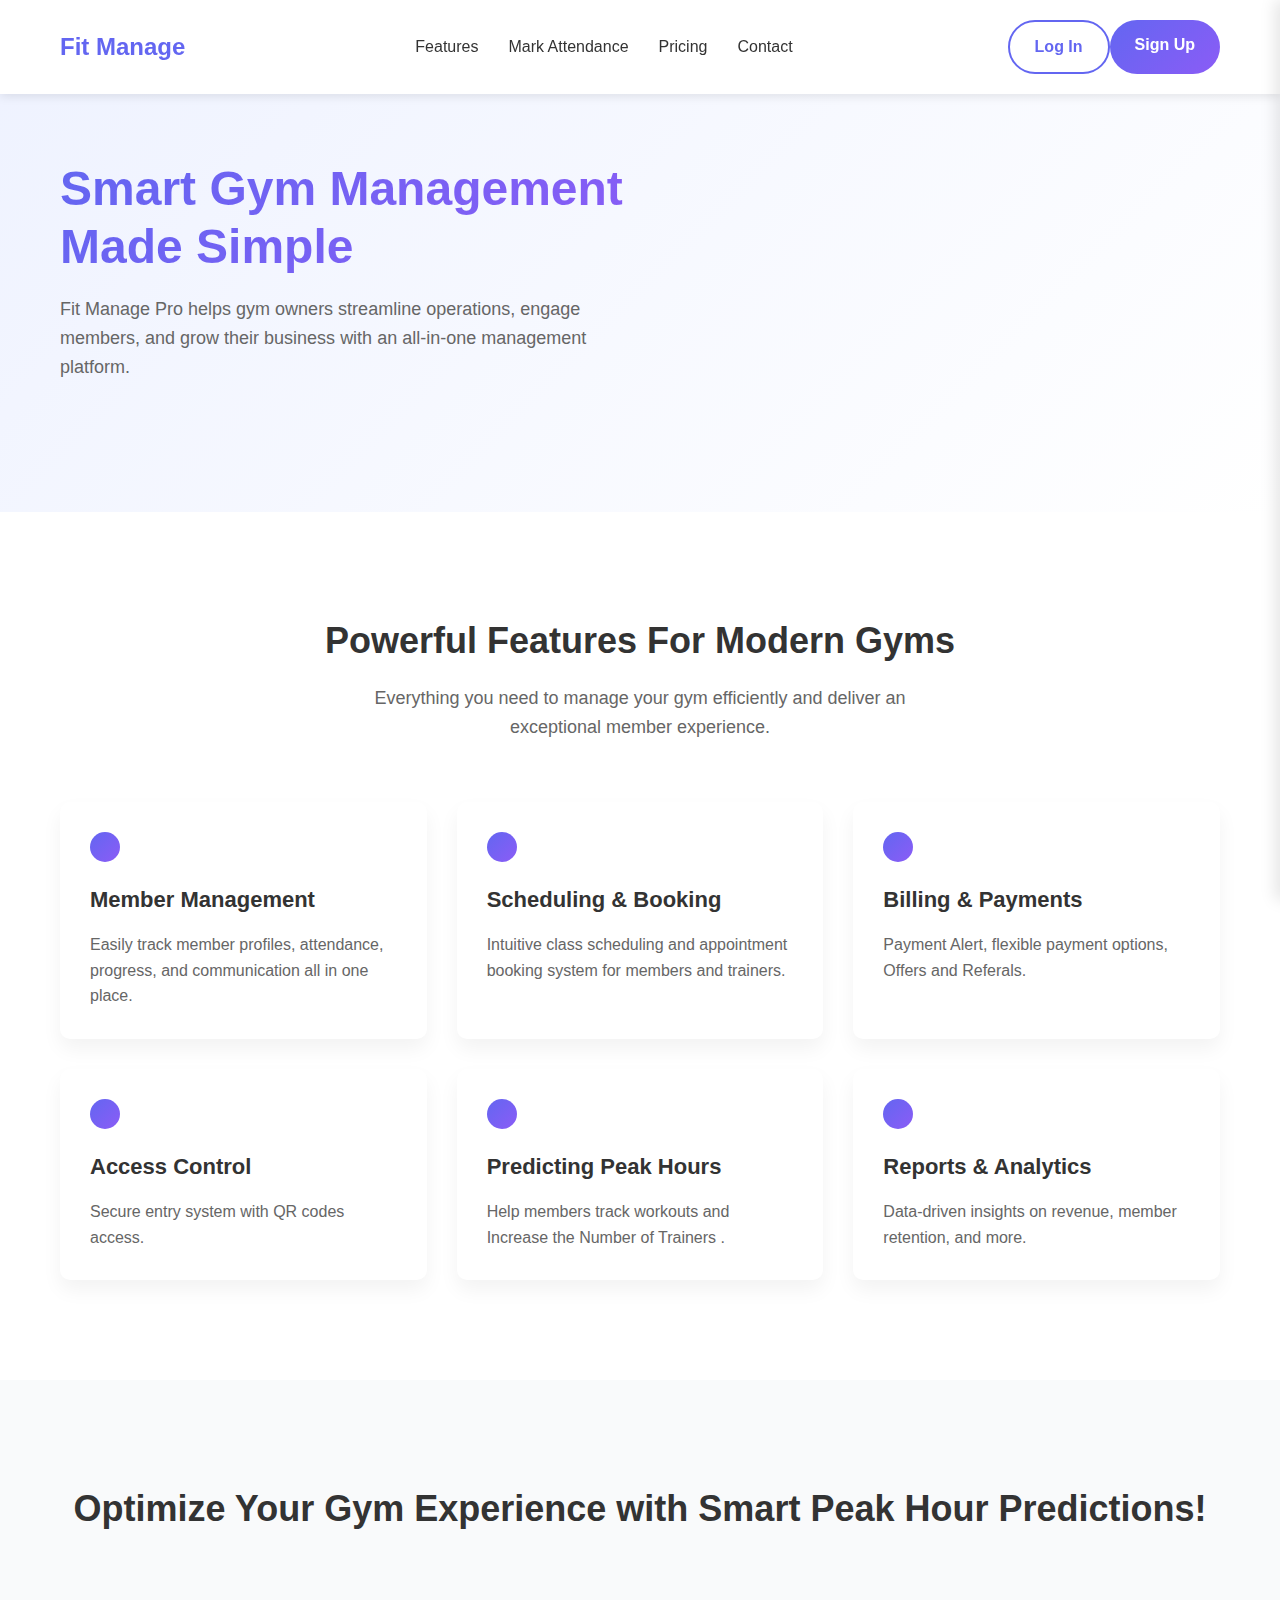
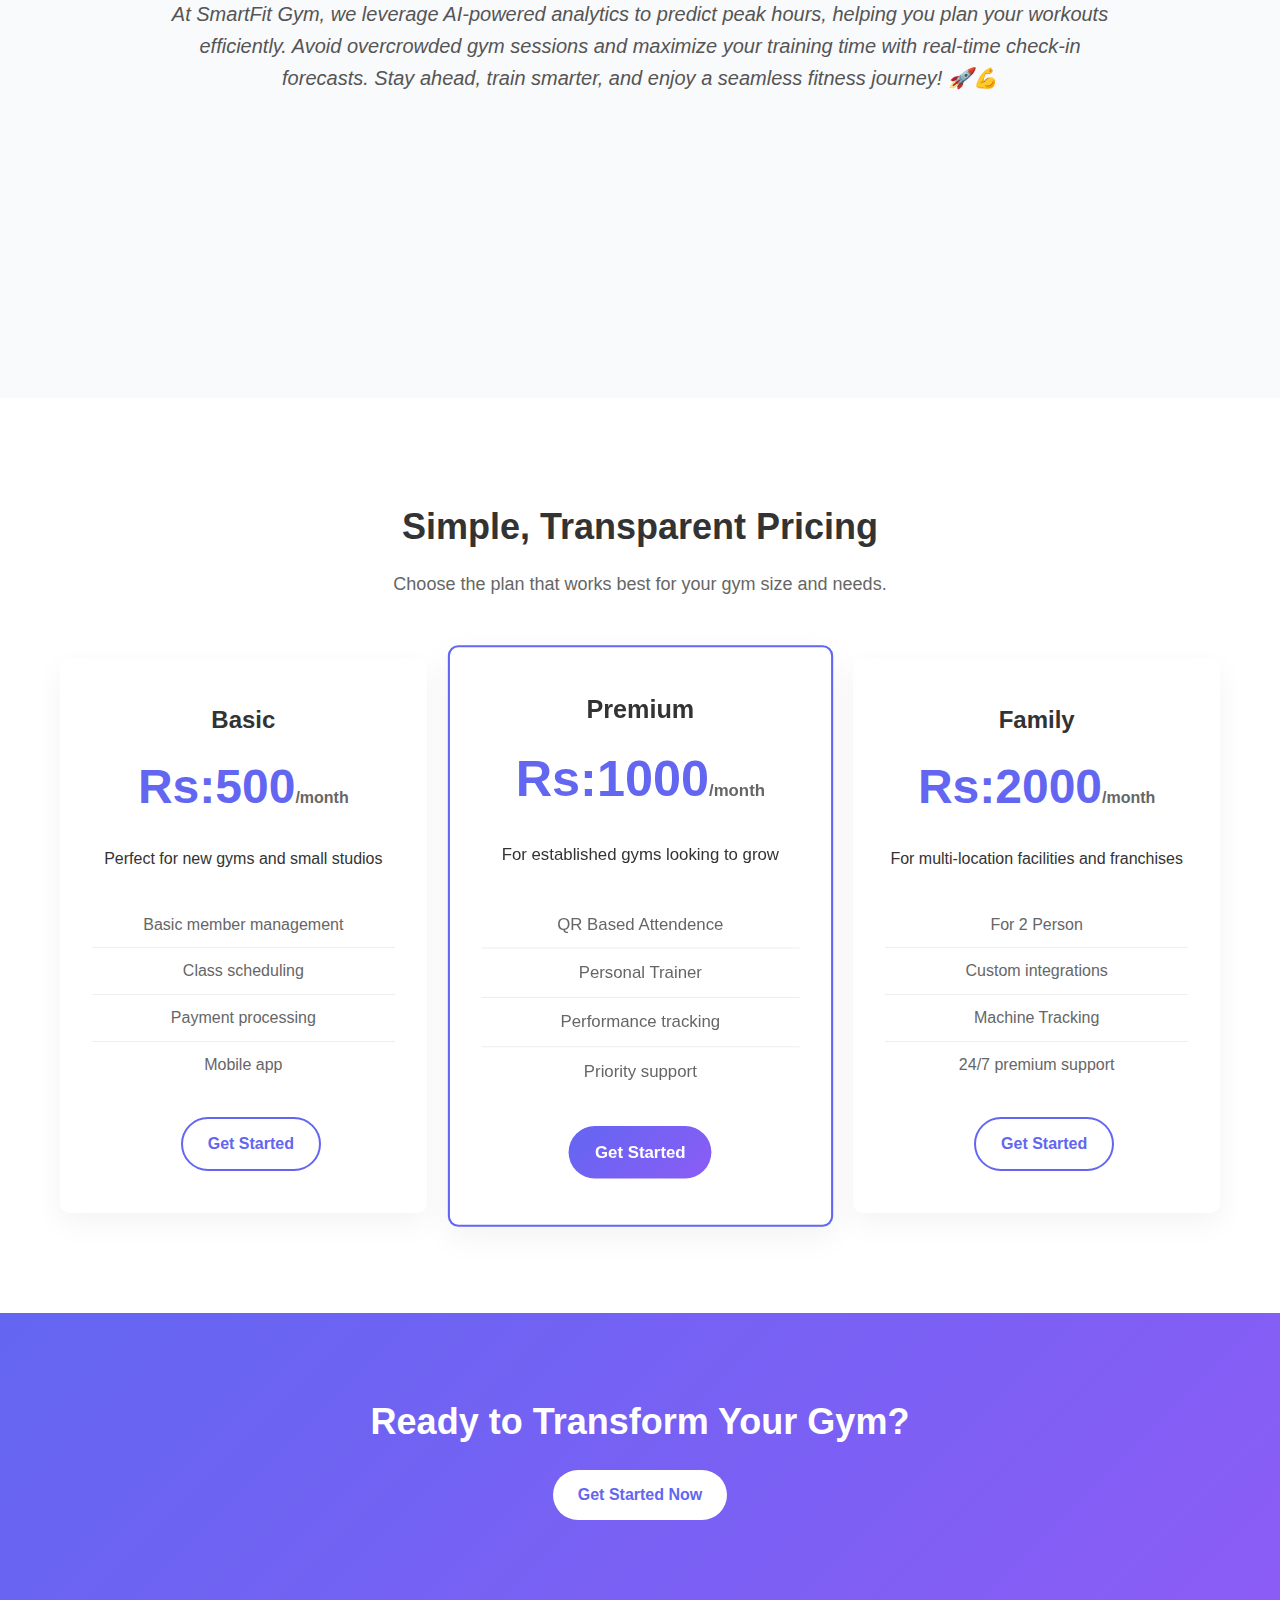
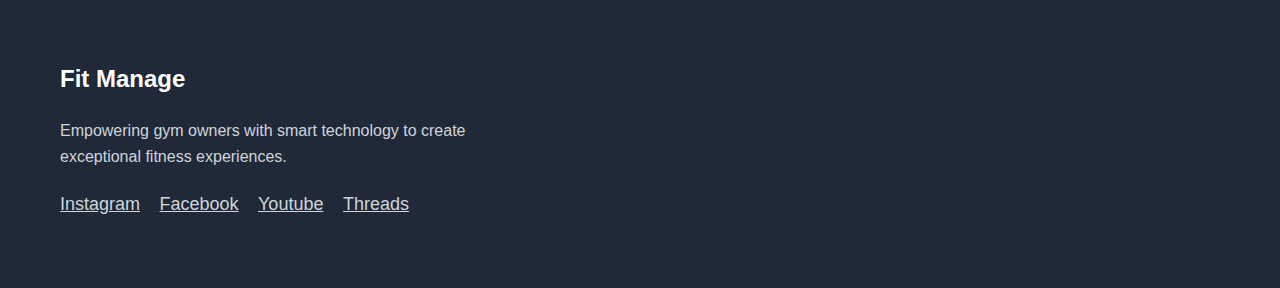
<file: fitmanage.html>
<!DOCTYPE html>
<html lang="en">
<head>
    <meta charset="UTF-8">
    <meta name="viewport" content="width=device-width, initial-scale=1.0">
    <title>Fit Manage - Smart Gym Management</title>
    <link rel="icon" type="image/x-icon" href="logo.png">
    <style>
        /* Reset and Base Styles */
        * {
            margin: 0;
            padding: 0;
            box-sizing: border-box;
            font-family: 'Segoe UI', Tahoma, Geneva, Verdana, sans-serif;
        }

        body {
            color: #333;
            line-height: 1.6;
        }

        /* Utility Classes */
        .container {
            max-width: 1200px;
            margin: 0 auto;
            padding: 0 20px;
        }

        .btn {
            display: inline-block;
            padding: 12px 25px;
            border-radius: 30px;
            text-decoration: none;
            font-weight: 600;
            transition: all 0.3s ease;
            cursor: pointer;
        }

        .btn-primary {
            background: linear-gradient(135deg, #6366F1, #8B5CF6);
            color: white;
            border: none;
        }

        .btn-primary:hover {
            transform: translateY(-3px);
            box-shadow: 0 10px 20px rgba(99, 102, 241, 0.2);
        }

        .btn-secondary {
            background: transparent;
            color: #6366F1;
            border: 2px solid #6366F1;
            margin-left: 15px;
        }

        .btn-secondary:hover {
            background: rgba(99, 102, 241, 0.1);
        }

        /* Header Styles */
        header {
            position: fixed;
            width: 100%;
            background-color: rgba(255, 255, 255, 0.95);
            padding: 20px 0;
            box-shadow: 0 2px 10px rgba(0, 0, 0, 0.1);
            z-index: 100;
        }

        .header-content {
            display: flex;
            justify-content: space-between;
            align-items: center;
        }

        .logo {
            font-size: 24px;
            font-weight: 700;
            color: #6366F1;
        }

        nav ul {
            display: flex;
            list-style: none;
        }

        nav ul li {
            margin-left: 30px;
        }

        nav ul li a {
            text-decoration: none;
            color: #333;
            font-weight: 500;
            transition: color 0.3s ease;
        }

        nav ul li a:hover {
            color: #6366F1;
        }

        .cta-buttons {
            display: flex;
        }

        /* Hero Section */
        .hero {
            padding: 160px 0 100px;
            background: linear-gradient(135deg, #EEF2FF, #FFFFFF);
        }

        .hero-content {
            display: flex;
            align-items: center;
            justify-content: space-between;
        }

        .hero-text {
            width: 50%;
        }

        .hero-text h1 {
            font-size: 48px;
            font-weight: 800;
            line-height: 1.2;
            margin-bottom: 20px;
            background: linear-gradient(135deg, #6366F1, #8B5CF6);
            -webkit-background-clip: text;
            -webkit-text-fill-color: transparent;
        }

        .hero-text p {
            font-size: 18px;
            margin-bottom: 30px;
            color: #666;
        }

        .hero-image {
            width: 45%;
        }

        .hero-image img {
            width: 100%;
            border-radius: 10px;
            box-shadow: 0 20px 40px rgba(0, 0, 0, 0.1);
        }

        /* Features Section */
        .features {
            padding: 100px 0;
            background-color: #fff;
        }

        .section-heading {
            text-align: center;
            margin-bottom: 60px;
        }

        .section-heading h2 {
            font-size: 36px;
            color: #333;
            margin-bottom: 15px;
        }

        .section-heading p {
            font-size: 18px;
            color: #666;
            max-width: 600px;
            margin: 0 auto;
        }

        .features-grid {
            display: grid;
            grid-template-columns: repeat(3, 1fr);
            gap: 30px;
        }

        .feature-card {
            background-color: #fff;
            border-radius: 10px;
            padding: 30px;
            box-shadow: 0 10px 20px rgba(0, 0, 0, 0.05);
            transition: transform 0.3s ease, box-shadow 0.3s ease;
        }

        .feature-card:hover {
            transform: translateY(-10px);
            box-shadow: 0 15px 30px rgba(0, 0, 0, 0.1);
        }

        .feature-icon {
            width: 30px;
            height: 30px;
            background: linear-gradient(135deg, #6366F1, #8B5CF6);
            border-radius: 50%;
            display: flex;
            align-items: center;
            justify-content: center;
            margin-bottom: 20px;
        }

        .feature-icon i {
            color: white;
            font-size: 24px;
        }

        .feature-card h3 {
            font-size: 22px;
            margin-bottom: 15px;
            color: #333;
        }

        .feature-card p {
            color: #666;
        }

        /* Testimonials Section */
        .testimonials {
            padding: 100px 0;
            background-color: #F9FAFB;
        }

        .testimonial-slider {
            margin-top: 50px;
            position: relative;
            height: 300px;
            overflow: hidden;
        }

        .testimonial-slide {
            position: absolute;
            width: 100%;
            text-align: center;
            padding: 0 100px;
            opacity: 0;
            transform: translateX(50px);
            transition: all 0.5s ease;
        }

        .testimonial-slide.active {
            opacity: 1;
            transform: translateX(0);
        }

        .testimonial-text {
            font-size: 20px;
            font-style: italic;
            margin-bottom: 30px;
            color: #555;
        }

        .testimonial-author {
            font-weight: 600;
            color: #333;
        }

        .testimonial-position {
            color: #6366F1;
            font-size: 14px;
        }

        .testimonial-controls {
            display: flex;
            justify-content: center;
            margin-top: 30px;
        }

        .control-btn {
            width: 40px;
            height: 40px;
            border-radius: 50%;
            background-color: white;
            box-shadow: 0 5px 15px rgba(0, 0, 0, 0.1);
            display: flex;
            align-items: center;
            justify-content: center;
            cursor: pointer;
            margin: 0 10px;
            transition: all 0.3s ease;
        }

        .control-btn:hover {
            background-color: #6366F1;
            color: white;
        }

        /* Pricing Section */
        .pricing {
            padding: 100px 0;
            background-color: #fff;
        }

        .pricing-grid {
            display: grid;
            grid-template-columns: repeat(3, 1fr);
            gap: 30px;
            margin-top: 50px;
        }

        .pricing-card {
            background-color: #fff;
            border-radius: 10px;
            padding: 40px 30px;
            box-shadow: 0 10px 30px rgba(0, 0, 0, 0.05);
            text-align: center;
            transition: transform 0.3s ease;
            border: 2px solid transparent;
        }

        .pricing-card.popular {
            border-color: #6366F1;
            transform: scale(1.05);
        }

        .pricing-card:hover {
            transform: translateY(-10px);
        }

        .pricing-card.popular:hover {
            transform: translateY(-10px) scale(1.05);
        }

        .pricing-header {
            margin-bottom: 30px;
        }

        .pricing-header h3 {
            font-size: 24px;
            color: #333;
            margin-bottom: 10px;
        }

        .pricing-price {
            font-size: 48px;
            font-weight: 700;
            color: #6366F1;
            margin-bottom: 20px;
        }

        .pricing-price span {
            font-size: 16px;
            color: #666;
        }

        .pricing-features {
            margin-bottom: 30px;
        }

        .pricing-features ul {
            list-style: none;
        }

        .pricing-features ul li {
            padding: 10px 0;
            border-bottom: 1px solid #eee;
            color: #666;
        }

        .pricing-features ul li:last-child {
            border-bottom: none;
        }

        /* CTA Section */
        .cta {
            padding: 80px 0;
            background: linear-gradient(135deg, #6366F1, #8B5CF6);
            color: white;
            text-align: center;
        }

        .cta h2 {
            font-size: 36px;
            margin-bottom: 20px;
        }

        .cta p {
            font-size: 18px;
            margin-bottom: 30px;
            max-width: 600px;
            margin-left: auto;
            margin-right: auto;
        }

        .cta .btn {
            background-color: white;
            color: #6366F1;
        }

        .cta .btn:hover {
            background-color: rgba(255, 255, 255, 0.9);
        }

        /* Footer */
        footer {
            background-color: #1F2937;
            color: #D1D5DB;
            padding: 60px 0 30px;
        }

        .footer-grid {
            display: grid;
            grid-template-columns: 2fr 1fr 1fr 1fr;
            gap: 40px;
            margin-bottom: 40px;
        }

        .footer-logo {
            font-size: 24px;
            font-weight: 700;
            color: white;
            margin-bottom: 20px;
        }

        .footer-about p {
            margin-bottom: 20px;
        }

        .social-links a {
            color: #D1D5DB;
            margin-right: 15px;
            font-size: 18px;
            transition: color 0.3s ease;
        }

        .social-links a:hover {
            color: white;
        }

        .footer-links h4 {
            color: white;
            margin-bottom: 20px;
            font-size: 18px;
        }

        .footer-links ul {
            list-style: none;
        }

        .footer-links ul li {
            margin-bottom: 10px;
        }

        .footer-links ul li a {
            color: #D1D5DB;
            text-decoration: none;
            transition: color 0.3s ease;
        }

        .footer-links ul li a:hover {
            color: white;
        }

        .copyright {
            text-align: center;
            padding-top: 30px;
            border-top: 1px solid #374151;
            font-size: 14px;
        }

        /* Mobile Menu */
        .mobile-menu-toggle {
            display: none;
            cursor: pointer;
            font-size: 24px;
        }

        /* Responsive Styles */
        @media (max-width: 1024px) {
            .features-grid,
            .pricing-grid {
                grid-template-columns: repeat(2, 1fr);
            }
            
            .footer-grid {
                grid-template-columns: 1fr 1fr;
            }
        }

        @media (max-width: 768px) {
            nav {
                display: none;
            }
            
            .mobile-menu-toggle {
                display: block;
            }
            
            .hero-content {
                flex-direction: column;
            }
            
            .hero-text,
            .hero-image {
                width: 100%;
                text-align: center;
            }
            
            .hero-image {
                margin-top: 50px;
            }
            
            .features-grid,
            .pricing-grid {
                grid-template-columns: 1fr;
            }
            
            .testimonial-slide {
                padding: 0 20px;
            }
            
            .pricing-card.popular {
                transform: none;
            }
        }

        /* Mobile Menu Animation */
        .mobile-nav {
            position: fixed;
            top: 0;
            right: -300px;
            width: 300px;
            height: 100vh;
            background-color: white;
            z-index: 1000;
            padding: 60px 20px 20px;
            transition: right 0.3s ease;
            box-shadow: -5px 0 15px rgba(0, 0, 0, 0.1);
        }

        .mobile-nav.open {
            right: 0;
        }

        .mobile-nav ul {
            list-style: none;
        }

        .mobile-nav ul li {
            margin-bottom: 20px;
        }

        .mobile-nav ul li a {
            text-decoration: none;
            color: #333;
            font-size: 18px;
            font-weight: 500;
        }

        .close-menu {
            position: absolute;
            top: 20px;
            right: 20px;
            font-size: 24px;
            cursor: pointer;
        }

        .overlay {
            position: fixed;
            top: 0;
            left: 0;
            width: 100%;
            height: 100%;
            background-color: rgba(0, 0, 0, 0.5);
            z-index: 999;
            display: none;
        }

        .overlay.open {
            display: block;
        }
    </style>
</head>
<body>
    <!-- Header Section -->
    <header>
        <div class="container header-content">
            <div class="logo">Fit Manage</div>
            <nav>
                <ul>
                    <li><a href="#features">Features</a></li>
                    <li><a href="http://localhost/gym/scan_qr.php">Mark Attendance</a></li>
                    <li><a href="#pricing">Pricing</a></li>
                    <li><a href="#contact">Contact</a></li>
                </ul>
            </nav>
            <div class="cta-buttons">
                <a href="login_selection.html" class="btn btn-secondary">Log In</a>
                <a href="sign_selection.html" class="btn btn-primary">Sign Up</a>
            </div>
            <div class="mobile-menu-toggle">☰</div>
        </div>
    </header>

    <!-- Mobile Menu -->
    <div class="mobile-nav">
        <div class="close-menu">×</div>
        <ul>
            <li><a href="#features">Features</a></li>
            <li><a href="#testimonials">Testimonials</a></li>
            <li><a href="#pricing">Pricing</a></li>
            <li><a href="sign_selection.html">Contact</a></li>
            <li><a href="login_selection.html">Log In</a></li>
            <li><a href="sign_selection.html">Sign Up</a></li>
            
        </ul>
    </div>
    <div class="overlay"></div>

    <!-- Hero Section -->
    <section class="hero">
        <div class="container hero-content">
            <div class="hero-text">
                <h1>Smart Gym Management Made Simple</h1>
                <p>Fit Manage Pro helps gym owners streamline operations, engage members, and grow their business with an all-in-one management platform.</p>
               
            </div>
            <div class="hero-image">
               
            </div>
        </div>
    </section>

    <!-- Features Section -->
    <section class="features" id="features">
        <div class="container">
            <div class="section-heading">
                <h2>Powerful Features For Modern Gyms</h2>
                <p>Everything you need to manage your gym efficiently and deliver an exceptional member experience.</p>
            </div>
            <div class="features-grid">
                <div class="feature-card">
                    <div class="feature-icon"></div>
                    <h3>Member Management</h3>
                    <p>Easily track member profiles, attendance, progress, and communication all in one place.</p>
                </div>
                <div class="feature-card">
                    <div class="feature-icon"></div>
                    <h3>Scheduling & Booking</h3>
                    <p>Intuitive class scheduling and appointment booking system for members and trainers.</p>
                </div>
                <div class="feature-card">
                    <div class="feature-icon"></div>
                    <h3>Billing & Payments</h3>
                    <p>Payment Alert, flexible payment options, Offers and Referals.</p>
                </div>
                <div class="feature-card">
                    <div class="feature-icon"></div>
                    <h3>Access Control</h3>
                    <p>Secure entry system with QR codes access.</p>
                </div>
                <div class="feature-card">
                    <div class="feature-icon"></div>
                    <h3>Predicting Peak Hours</h3>
                    <p>Help members track workouts and Increase the Number of Trainers .</p>
                </div>
                <div class="feature-card">
                    <div class="feature-icon"></div>
                    <h3>Reports & Analytics</h3>
                    <p>Data-driven insights on revenue, member retention, and more.</p>
                </div>
            </div>
        </div>
    </section>

    <!-- Testimonials Section -->
    <section class="testimonials" id="testimonials">
        <div class="container">
            <div class="section-heading">
                <h2>Optimize Your Gym Experience with Smart Peak Hour Predictions!</h2>
                
            </div>
            <div class="testimonial-slider">
                <div class="testimonial-slide active">
                    <p class="testimonial-text">At SmartFit Gym, we leverage AI-powered analytics to predict peak hours, helping you plan your workouts efficiently. Avoid overcrowded gym sessions and maximize your training time with real-time check-in forecasts. Stay ahead, train smarter, and enjoy a seamless fitness journey! 🚀💪</p>
                    
    
                </div>
            </div>
            
            </div>
        </div>
    </section>

    <!-- Pricing Section -->
    <section class="pricing" id="pricing">
        <div class="container">
            <div class="section-heading">
                <h2>Simple, Transparent Pricing</h2>
                <p>Choose the plan that works best for your gym size and needs.</p>
            </div>
            <div class="pricing-grid">
                <div class="pricing-card">
                    <div class="pricing-header">
                        <h3>Basic</h3>
                        <div class="pricing-price">Rs:500<span>/month</span></div>
                        <p>Perfect for new gyms and small studios</p>
                    </div>
                    <div class="pricing-features">
                        <ul>
                           
                            <li>Basic member management</li>
                            <li>Class scheduling</li>
                            <li>Payment processing</li>
                            <li>Mobile app</li>
                            
                        </ul>
                    </div>
                    <a href="sign_selection.html" class="btn btn-secondary">Get Started</a>
                </div>
                <div class="pricing-card popular">
                    <div class="pricing-header">
                        <h3>Premium</h3>
                        <div class="pricing-price">Rs:1000<span>/month</span></div>
                        <p>For established gyms looking to grow</p>
                    </div>
                    <div class="pricing-features">
                        <ul>
                            
                            <li>QR Based Attendence</li>
                            <li>Personal Trainer</li>
                            <li>Performance tracking</li>
                            
                            <li>Priority support</li>
                        </ul>
                    </div>
                    <a href="sign_selection.html" class="btn btn-primary">Get Started</a>
                </div>
                <div class="pricing-card">
                    <div class="pricing-header">
                        <h3>Family</h3>
                        <div class="pricing-price">Rs:2000<span>/month</span></div>
                        <p>For multi-location facilities and franchises</p>
                    </div>
                    <div class="pricing-features">
                        <ul>
                            
                            <li>For 2 Person</li>
                            <li>Custom integrations</li>
                            <li>Machine Tracking</li>
                           
                            <li>24/7 premium support</li>
                        </ul>
                    </div>
                    <a href="sign_selection.html" class="btn btn-secondary">Get Started</a>
                </div>
            </div>
        </div>
    </section>

    <!-- CTA Section -->
    <section class="cta">
        <div class="container">
            <h2>Ready to Transform Your Gym?</h2>
            
            <a href="sign_selection.html" class="btn">Get Started Now</a>
        </div>
    </section>

    <!-- Footer -->
    <footer id="contact">
        <div class="container">
            <div class="footer-grid">
                <div class="footer-about">
                    <div class="footer-logo">Fit Manage</div>
                    <p>Empowering gym owners with smart technology to create exceptional fitness experiences.</p>
                    <div class="social-links">
                        <a href='www.instagram.com'>Instagram</a>
                        <a href="www.facebook.com">Facebook</a>
                        <a href="www.youtube.com">Youtube</a>
                        <a href="www.x.com">Threads</a>
                    </div>
                </div>
                
            </div>
        </div>
    </footer>
</body>
</html>
</file>
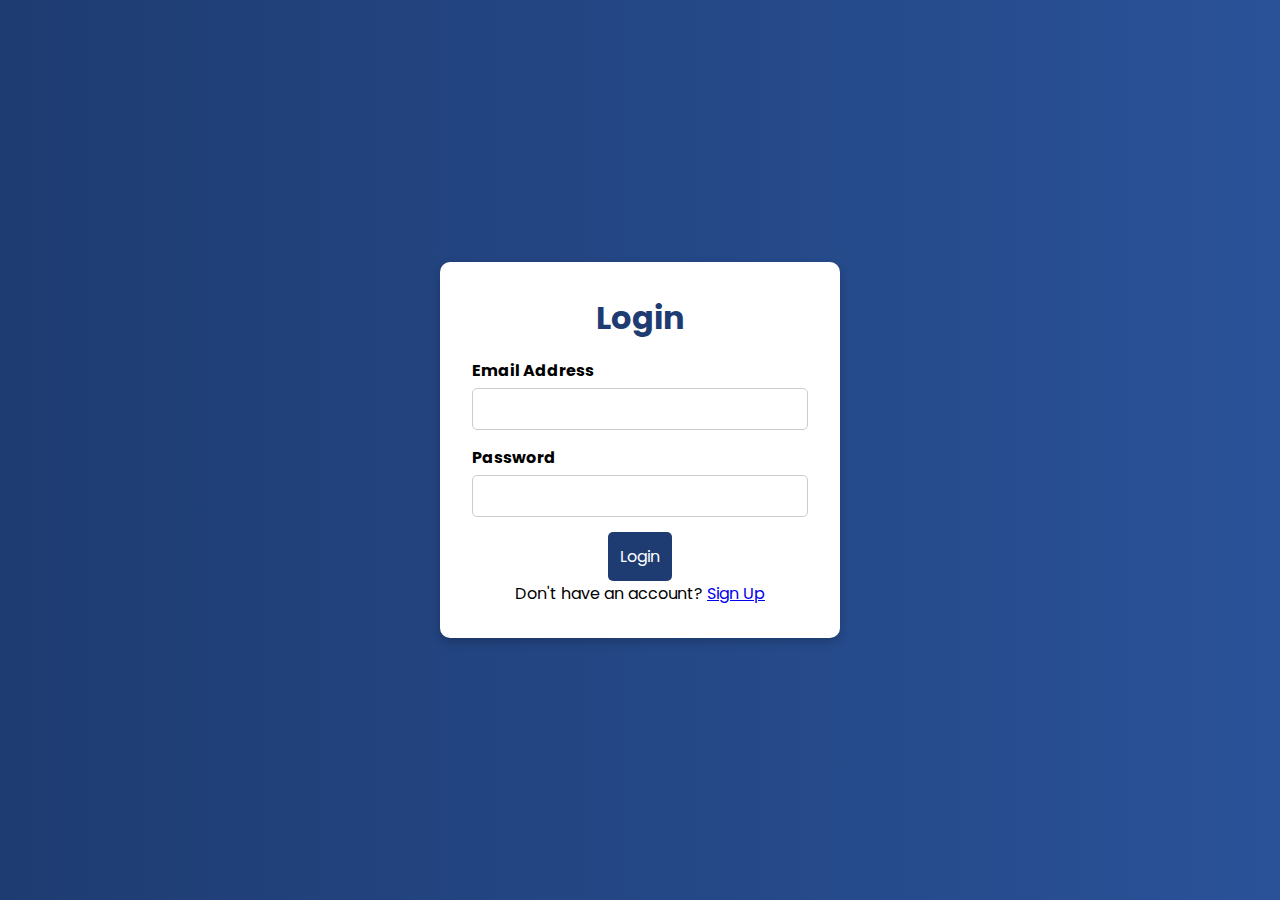
<file: login.html>
<!DOCTYPE html>
<html lang="en">
<head>
    <meta charset="UTF-8">
    <meta name="viewport" content="width=device-width, initial-scale=1.0">
    <title>Gym Login</title>
    <link rel="stylesheet" href="styles.css">
</head>
<body>
    <div class="container">
        <h1>Login</h1>
        <form action="http://localhost/gym/login.php" method="POST">
            <div class="form-group">
                <label for="email">Email Address</label>
                <input type="email" id="email" name="email" required>
            </div>
            <div class="form-group">
                <label for="password">Password</label>
                <input type="password" id="password" name="password" required>
            </div>
            <button type="submit">Login</button>
            <p>Don't have an account? <a href="signup.html">Sign Up</a></p>
        </form>
    </div>
</body>
</html>
</file>
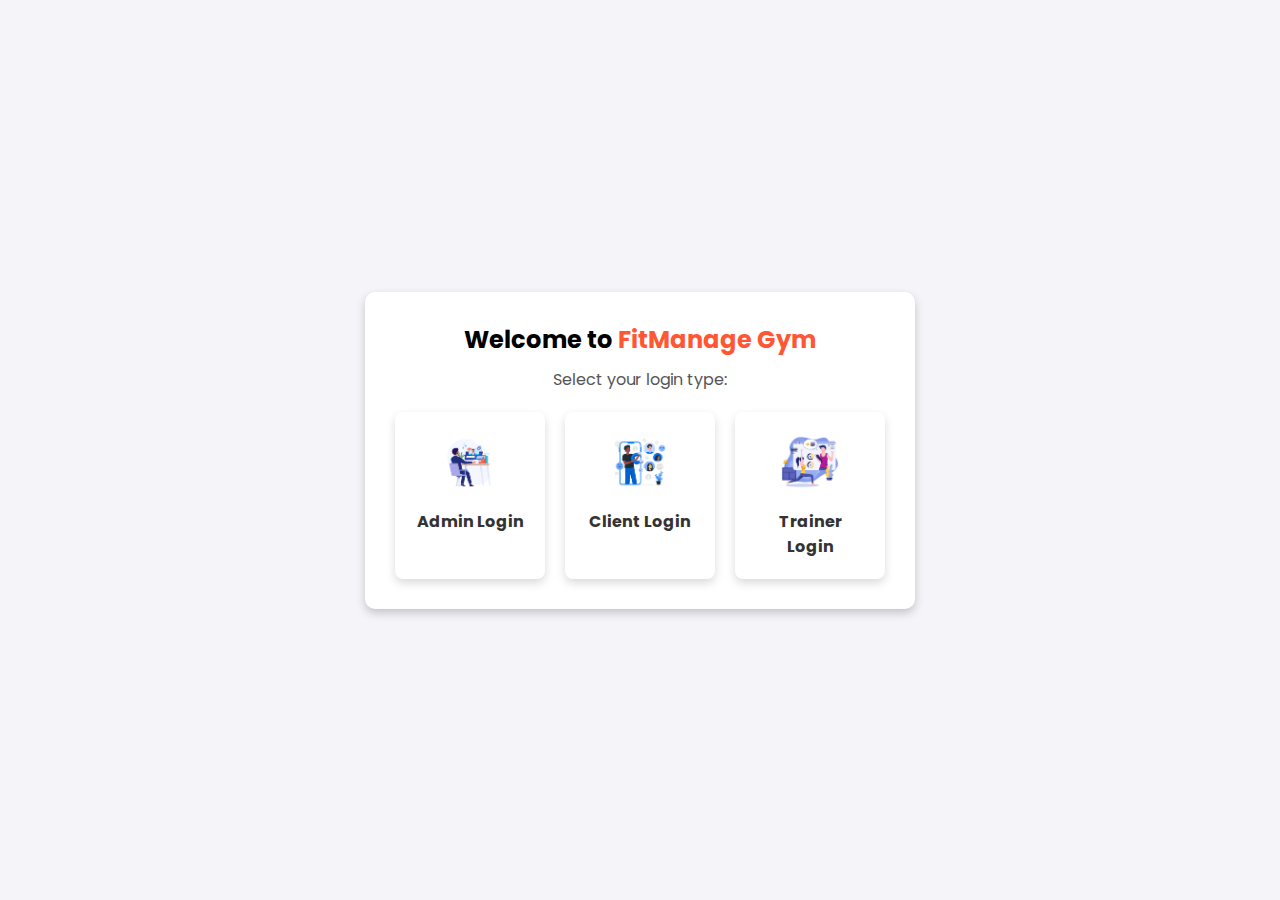
<file: login_selection.html>
<!DOCTYPE html>
<html lang="en">
<head>
    <meta charset="UTF-8">
    <meta name="viewport" content="width=device-width, initial-scale=1.0">
    <title>Select Login - FitManage Gym</title>
    <style>
        /* Google Font */
        @import url('https://fonts.googleapis.com/css2?family=Poppins:wght@300;400;600&display=swap');

        * {
            margin: 0;
            padding: 0;
            box-sizing: border-box;
            font-family: 'Poppins', sans-serif;
        }

        body {
            background: #f4f4f9;
            display: flex;
            justify-content: center;
            align-items: center;
            height: 100vh;
        }

        .container {
            text-align: center;
            background: #fff;
            padding: 30px;
            border-radius: 10px;
            box-shadow: 0px 4px 10px rgba(0, 0, 0, 0.2);
        }

        h1 {
            font-size: 24px;
            margin-bottom: 10px;
        }

        h1 span {
            color: #ff5733;
            font-weight: bold;
        }

        p {
            font-size: 16px;
            color: #555;
            margin-bottom: 20px;
        }

        .login-options {
            display: flex;
            gap: 20px;
            justify-content: center;
        }

        .card {
            background: #fff;
            padding: 20px;
            border-radius: 8px;
            box-shadow: 0px 4px 10px rgba(0, 0, 0, 0.15);
            text-align: center;
            width: 150px;
            cursor: pointer;
            transition: transform 0.3s, box-shadow 0.3s;
        }

        .card img {
            width: 60px;
            height: 60px;
            margin-bottom: 10px;
        }

        .card h3 {
            font-size: 16px;
            color: #333;
        }

        .card:hover {
            transform: translateY(-5px);
            box-shadow: 0px 6px 15px rgba(0, 0, 0, 0.2);
        }
    </style>
</head>
<body>

    <div class="container">
        <h1>Welcome to <span>FitManage Gym</span></h1>
        <p>Select your login type:</p>

        <div class="login-options">
            <div class="card" onclick="redirectTo('http://localhost/gym/admin/admin_login.php')">
                <img src="adminimage.jpg" alt="Admin">
                <h3>Admin Login</h3>
            </div>
            <div class="card" onclick="redirectTo('login.html')">
                <img src="clientimage.jpg" alt="Client">
                <h3>Client Login</h3>
            </div>
            <div class="card" onclick="redirectTo('http://localhost/gym/trainer/trainer_login.php')">
                <img src="trainerimage.jpg" alt="Trainer">
                <h3>Trainer Login</h3>
            </div>
        </div>
    </div>

    <script>
        function redirectTo(page) {
            window.location.href = page;
        }
    </script>

</body>
</html>
</file>
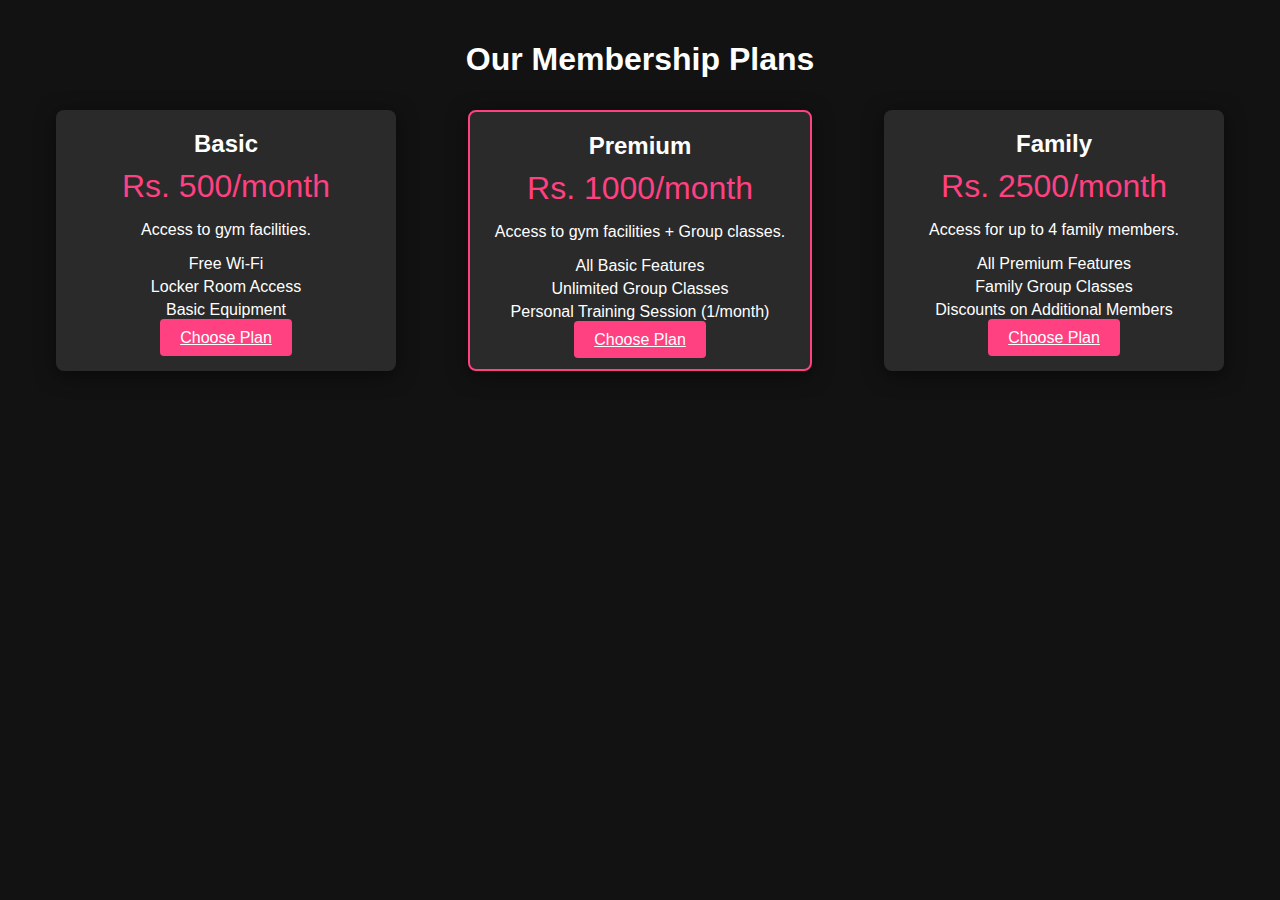
<file: pricing.html>
<!DOCTYPE html>
<html lang="en">
<head>
    <meta charset="UTF-8">
    <meta name="viewport" content="width=device-width, initial-scale=1.0">
    <title>Gym Pricing Plans</title>
    <link rel="stylesheet" href="pricestyles.css">
</head>
<body>
    <div class="pricing-container">
        <h1>Our Membership Plans</h1>
        <div class="pricing-cards">
            <div class="card">
                <h2>Basic</h2>
                <p class="price">Rs. 500/month</p>
                <p>Access to gym facilities.</p>
                <ul>
                    <li>Free Wi-Fi</li>
                    <li>Locker Room Access</li>
                    <li>Basic Equipment</li>
                </ul>
                <a href="index.html" target="_blank">Choose Plan</a>
            </div>
            <div class="card featured">
                <h2>Premium</h2>
                <p class="price">Rs. 1000/month</p>
                <p>Access to gym facilities + Group classes.</p>
                <ul>
                    <li>All Basic Features</li>
                    <li>Unlimited Group Classes</li>
                    <li>Personal Training Session (1/month)</li>
                </ul>
                 <a href="index.html" target="_blank">Choose Plan</a>
            </div>
            <div class="card">
                <h2>Family</h2>
                <p class="price">Rs. 2500/month</p>
                <p>Access for up to 4 family members.</p>
                <ul>
                    <li>All Premium Features</li>
                    <li>Family Group Classes</li>
                    <li>Discounts on Additional Members</li>
                </ul>
                 <a href="index.html" target="_blank">Choose Plan</a>
            </div>
        </div>
    </div>
</body>
</html>
</file>
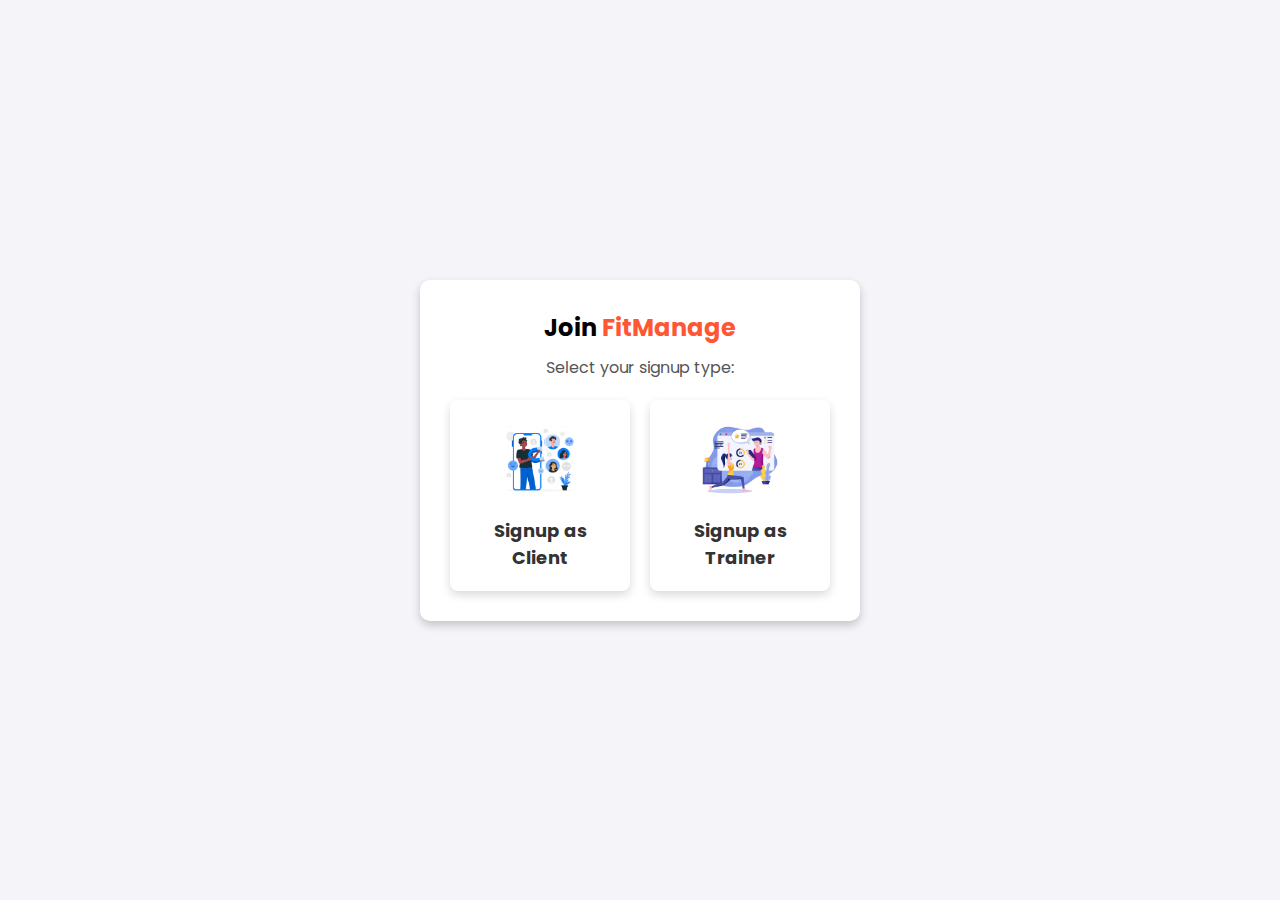
<file: sign_selection.html>
<!DOCTYPE html>
<html lang="en">
<head>
    <meta charset="UTF-8">
    <meta name="viewport" content="width=device-width, initial-scale=1.0">
    <title>Select Signup </title>
    <style>
        /* Google Font */
        @import url('https://fonts.googleapis.com/css2?family=Poppins:wght@300;400;600&display=swap');

        * {
            margin: 0;
            padding: 0;
            box-sizing: border-box;
            font-family: 'Poppins', sans-serif;
        }

        body {
            background: #f4f4f9;
            display: flex;
            justify-content: center;
            align-items: center;
            height: 100vh;
        }

        .container {
            text-align: center;
            background: #fff;
            padding: 30px;
            border-radius: 10px;
            box-shadow: 0px 4px 10px rgba(0, 0, 0, 0.2);
        }

        h1 {
            font-size: 24px;
            margin-bottom: 10px;
        }

        h1 span {
            color: #ff5733;
            font-weight: bold;
        }

        p {
            font-size: 16px;
            color: #555;
            margin-bottom: 20px;
        }

        .signup-options {
            display: flex;
            gap: 20px;
            justify-content: center;
        }

        .card {
            background: #fff;
            padding: 20px;
            border-radius: 8px;
            box-shadow: 0px 4px 10px rgba(0, 0, 0, 0.15);
            text-align: center;
            width: 180px;
            cursor: pointer;
            transition: transform 0.3s, box-shadow 0.3s;
        }

        .card img {
            width: 80px;
            height: 80px;
            margin-bottom: 10px;
        }

        .card h3 {
            font-size: 18px;
            color: #333;
        }

        .card:hover {
            transform: translateY(-5px);
            box-shadow: 0px 6px 15px rgba(0, 0, 0, 0.2);
        }
    </style>
</head>
<body>

    <div class="container">
        <h1>Join <span>FitManage</span></h1>
        <p>Select your signup type:</p>

        <div class="signup-options">
            <div class="card" onclick="redirectTo('signup.html')">
                <img src="clientimage.jpg" alt="Client">
                <h3>Signup as Client</h3>
            </div>
            
                <div class="card" onclick="window.location.href='http://localhost/gym/trainer/trainer_signup.php'">
                <img src="trainerimage.jpg" alt="Trainer">
                <h3>Signup as Trainer</h3>
            </div>
        </div>
    </div>

    <script>
        function redirectTo(page) {
            window.location.href = page;
        }
    </script>

</body>
</html>
</file>
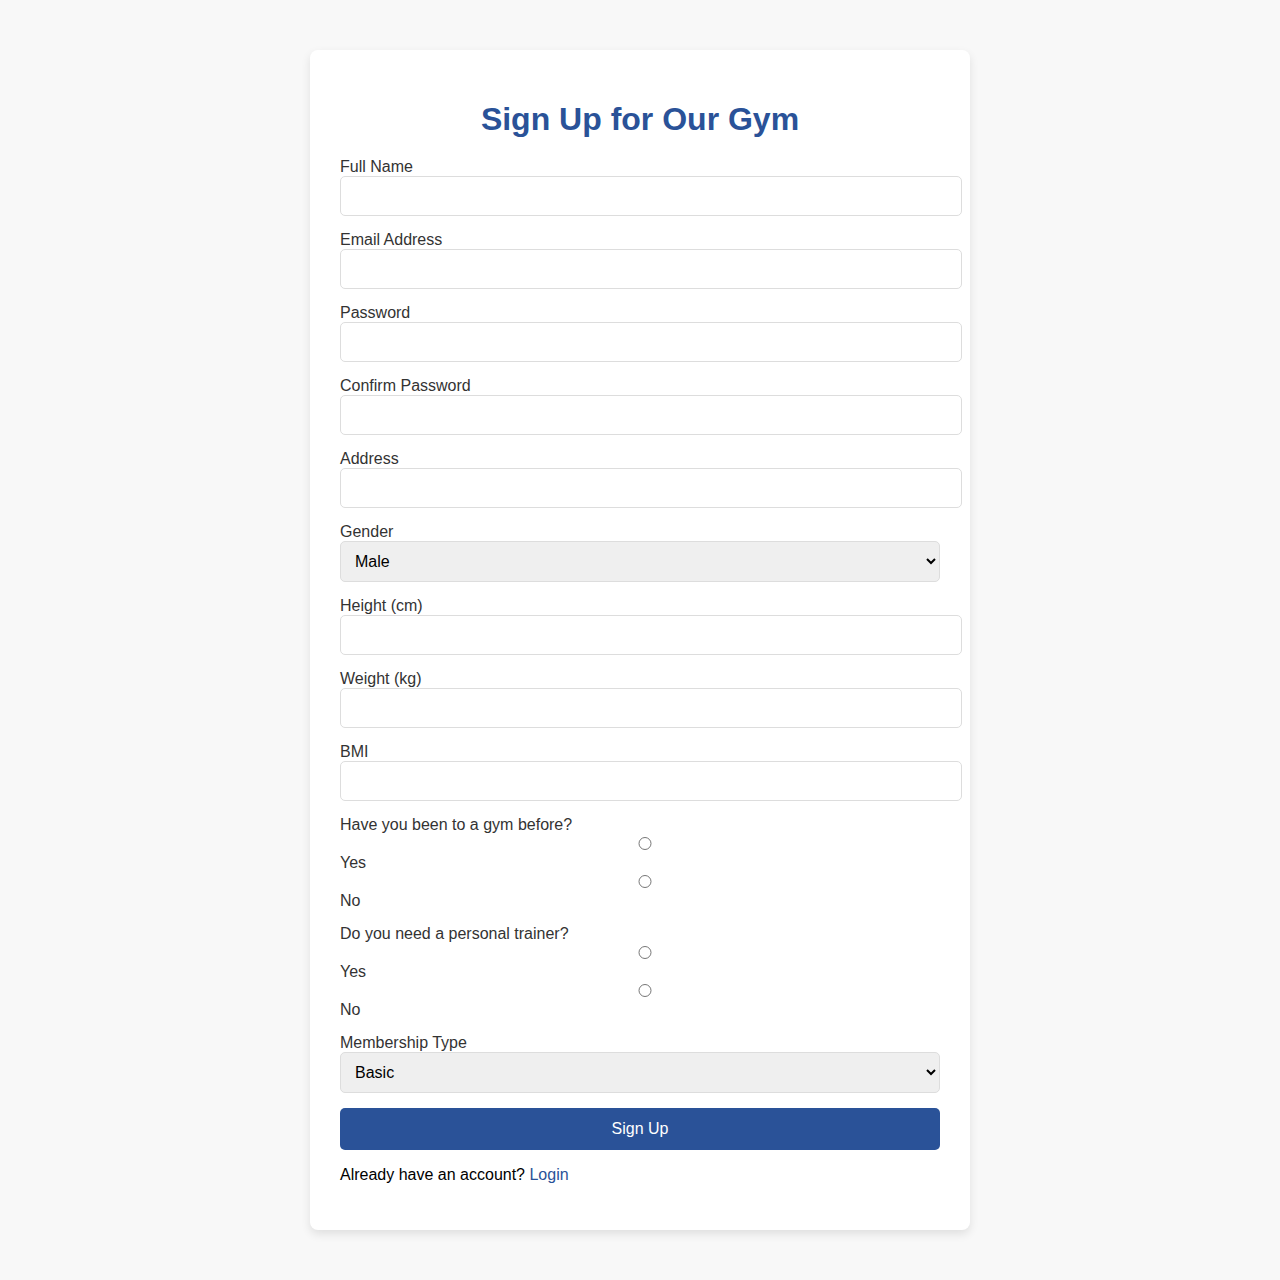
<file: signup.html>
<!DOCTYPE html>
<html lang="en">
<head>
    <meta charset="UTF-8">
    <meta name="viewport" content="width=device-width, initial-scale=1.0">
    <title>Gym Sign Up</title>
    <link rel="stylesheet" href="stylessign.css">
</head>
<body>
    <div class="signup-container">
        <h1>Sign Up for Our Gym</h1>
        <form action="signup.php" method="POST">
            <div class="form-group">
                <label for="name">Full Name</label>
                <input type="text" id="name" name="name" required>
            </div>
            <div class="form-group">
                <label for="email">Email Address</label>
                <input type="email" id="email" name="email" required>
            </div>
            <div class="form-group">
                <label for="password">Password</label>
                <input type="password" id="password" name="password" required>
            </div>
            <div class="form-group">
                <label for="confirm-password">Confirm Password</label>
                <input type="password" id="confirm-password" name="confirm-password" required>
            </div>
            <div class="form-group">
                <label for="address">Address</label>
                <input type="text" id="address" name="address" required>
            </div>
            <div class="form-group">
                <label for="gender">Gender</label>
                <select id="gender" name="gender" required>
                    <option value="male">Male</option>
                    <option value="female">Female</option>
                    <option value="other">Other</option>
                </select>
            </div>
            <div class="form-group">
                <label for="height">Height (cm)</label>
                <input type="number" id="height" name="height" required>
            </div>
            <div class="form-group">
                <label for="weight">Weight (kg)</label>
                <input type="number" id="weight" name="weight" required>
            </div>
            <div class="form-group">
                <label for="bmi">BMI</label>
                <input type="number" id="bmi" name="bmi" step="0.1" required>
            </div>
            <div class="form-group">
                <label>Have you been to a gym before?</label>
                <label><input type="radio" name="gym-experience" value="yes" required> Yes</label>
                <label><input type="radio" name="gym-experience" value="no"> No</label>
            </div>
            <div class="form-group">
                <label>Do you need a personal trainer?</label>
                <label><input type="radio" name="personal-trainer" value="yes" required> Yes</label>
                <label><input type="radio" name="personal-trainer" value="no"> No</label>
            </div>
            <div class="form-group">
                <label for="membership-type">Membership Type</label>
                <select id="membership-type" name="membership-type" required>
                    <option value="basic">Basic</option>
                    <option value="premium">Premium</option>
                    <option value="family">Family</option>
                </select>
            </div>
            <button type="submit">Sign Up</button>
        </form>
        <p>Already have an account? <a href="login.html">Login</a></p>
    </div>
</body>
</html>
</file>
<file: styles.css>
@import url('https://fonts.googleapis.com/css2?family=Poppins:wght@300;400;600&display=swap');

* {
    margin: 0;
    padding: 0;
    box-sizing: border-box;
    font-family: 'Poppins', sans-serif;
}

body {
    background: linear-gradient(to right, #1e3c72, #2a5298);
    display: flex;
    justify-content: center;
    align-items: center;
    height: 100vh;
}

.container {
    background: #fff;
    padding: 2rem;
    width: 90%;
    max-width: 400px;
    border-radius: 10px;
    box-shadow: 0px 4px 10px rgba(0, 0, 0, 0.2);
    text-align: center;
}

h1 {
    color: #1e3c72;
    margin-bottom: 1rem;
}

.form-group {
    margin-bottom: 15px;
    text-align: left;
}

label {
    display: block;
    font-weight: bold;
}

input, select {
    width: 100%;
    padding: 10px;
    margin-top: 5px;
    border: 1px solid #ccc;
    border-radius: 5px;
    transition: 0.3s;
}

input:focus, select:focus {
    border-color: #1e3c72;
    outline: none;
}

button {
    background: #1e3c72;
    color: #fff;
    padding: 12px;
    border: none;
    border-radius: 5px;
    font-size: 16px;
    cursor: pointer;
    transition: 0.3s;
}

button:hover {
    background: #2a5298;
}
</file>
<file: pricestyles.css>
body {
    background-color: #121212; /* Dark background */
    color: #ffffff; /* White text */
    font-family: Arial, sans-serif;
    margin: 0;
    padding: 20px;
}

.pricing-container {
    text-align: center;
    margin: 0 auto;
}

.pricing-cards {
    display: flex;
    justify-content: space-around; /* Space out the cards evenly */
    margin-top: 20px;
    flex-wrap: wrap; /* Allow cards to wrap on smaller screens */
}

.card {
    background-color: #2a2a2a; /* Darker card background for contrast */
    border-radius: 8px;
    padding: 20px;
    width: 300px; /* Width of each card */
    box-shadow: 0 4px 20px rgba(0, 0, 0, 0.5);
    transition: transform 0.3s, box-shadow 0.3s;
    margin: 10px; /* Add margin for spacing */
}

.card:hover {
    transform: translateY(-5px); /* Lift effect on hover */
    box-shadow: 0 8px 40px rgba(0, 0, 0, 0.7);
}

.card h2 {
    margin: 0;
    font-size: 24px;
}

.price {
    font-size: 32px;
    color: #ff4081; /* Highlight price color */
    margin: 10px 0;
}

button {
    background-color: #ff4081; /* Button color */
    color: #ffffff;
    border: none;
    border-radius: 4px;
    padding: 10px 15px;
    cursor: pointer;
    transition: background-color 0.3s;
}

button:hover {
    background-color: #e91e63; /* Darker shade on hover */
}
a:link, a:visited {
    background-color: #ff4081; /* Button color */
    color: #ffffff;
    border: none;
    border-radius: 4px;
    padding: 10px 20px;
    cursor: pointer;
    transition: background-color 0.3s;
}

a:hover {
    background-color: #e91e63; /* Darker shade on hover */
}

.featured {
    border: 2px solid #ff4081; /* Highlight featured plan */
    position: relative;
    z-index: 1; /* Bring featured card to the front */
}

ul {
    list-style-type: none; /* Remove default list styling */
    padding: 0; /* Remove padding */
    margin: 10px 0; /* Add margin for spacing */
}

ul li {
    margin: 5px 0; /* Space between list items */
}
</file>
<file: stylessign.css>
/* Basic Styles for Signup Page */
body {
    font-family: Arial, sans-serif;
    background-color: #f8f8f8;
    margin: 0;
    padding: 0;
}

.signup-container {
    max-width: 600px;
    margin: 50px auto;
    padding: 30px;
    background-color: white;
    box-shadow: 0px 4px 10px rgba(0, 0, 0, 0.1);
    border-radius: 8px;
}

h1 {
    font-size: 2rem;
    color: #2a5298;
    text-align: center;
    margin-bottom: 20px;
}

form {
    display: flex;
    flex-direction: column;
}

.form-group {
    margin-bottom: 15px;
}

label {
    font-size: 1rem;
    color: #333;
}

input, select {
    padding: 10px;
    font-size: 1rem;
    border: 1px solid #ddd;
    border-radius: 5px;
    width: 100%;
}

button {
    padding: 12px;
    font-size: 1rem;
    color: white;
    background-color: #2a5298;
    border: none;
    border-radius: 5px;
    cursor: pointer;
}

button:hover {
    background-color: #1e3c72;
}

a {
    text-decoration: none;
    color: #2a5298;
}

a:hover {
    color: #1e3c72;
}
</file>
